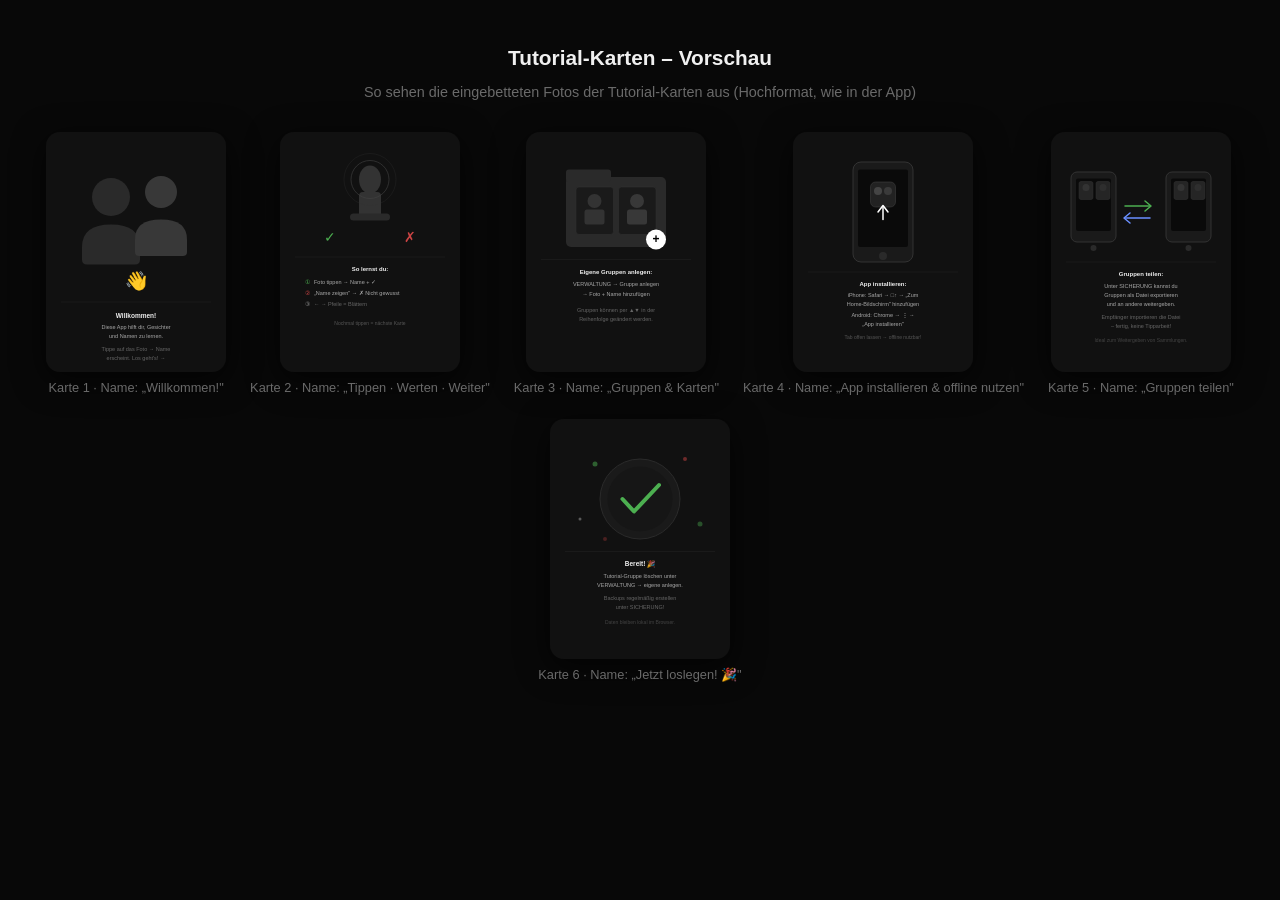
<file: tutorial-preview.html>
<!DOCTYPE html>
<html lang="de">
<head>
<meta charset="UTF-8">
<meta name="viewport" content="width=device-width, initial-scale=1.0">
<title>Tutorial-Karten Vorschau</title>
<style>
  body { background: #080808; color: #f0f0f0; font-family: -apple-system, sans-serif;
         padding: 2rem; margin: 0; }
  h1 { text-align: center; color: #f0f0f0; margin-bottom: 0.5rem; font-size: 1.3rem; }
  p  { text-align: center; color: #6a6a6a; margin-bottom: 2rem; font-size: 0.9rem; }
  .grid { display: flex; flex-wrap: wrap; gap: 1.5rem; justify-content: center; }
  .card { display: flex; flex-direction: column; align-items: center; gap: 0.5rem; }
  .card span { color: #6a6a6a; font-size: 0.8rem; }
  svg { border-radius: 14px; box-shadow: 0 8px 32px rgba(0,0,0,0.7); }
</style>
</head>
<body>
<h1>Tutorial-Karten – Vorschau</h1>
<p>So sehen die eingebetteten Fotos der Tutorial-Karten aus (Hochformat, wie in der App)</p>
<div class="grid">

  <!-- KARTE 1: Willkommen -->
  <div class="card">
    <svg viewBox="0 0 360 480" width="180" height="240" xmlns="http://www.w3.org/2000/svg">
      <rect width="360" height="480" fill="#111"/>
      <!-- Zwei Personen-Silhouetten -->
      <circle cx="130" cy="130" r="38" fill="#2a2a2a"/>
      <path d="M72 230 Q72 185 130 185 Q188 185 188 230 L188 255 Q188 265 178 265 L82 265 Q72 265 72 255 Z" fill="#2a2a2a"/>
      <circle cx="230" cy="120" r="32" fill="#383838"/>
      <path d="M178 215 Q178 175 230 175 Q282 175 282 215 L282 240 Q282 248 274 248 L186 248 Q178 248 178 240 Z" fill="#383838"/>
      <!-- Welle / Willkommen-Geste -->
      <text x="180" y="310" text-anchor="middle" font-size="36" fill="#555">👋</text>
      <!-- Trennlinie -->
      <line x1="30" y1="340" x2="330" y2="340" stroke="#222" stroke-width="1"/>
      <!-- Text -->
      <text x="180" y="372" text-anchor="middle" font-family="-apple-system,sans-serif" font-size="13" font-weight="700" fill="#f0f0f0">Willkommen!</text>
      <text x="180" y="394" text-anchor="middle" font-family="-apple-system,sans-serif" font-size="11" fill="#aaa">Diese App hilft dir, Gesichter</text>
      <text x="180" y="412" text-anchor="middle" font-family="-apple-system,sans-serif" font-size="11" fill="#aaa">und Namen zu lernen.</text>
      <text x="180" y="438" text-anchor="middle" font-family="-apple-system,sans-serif" font-size="11" fill="#666">Tippe auf das Foto → Name</text>
      <text x="180" y="456" text-anchor="middle" font-family="-apple-system,sans-serif" font-size="11" fill="#666">erscheint. Los geht's! →</text>
    </svg>
    <span>Karte 1 · Name: „Willkommen!"</span>
  </div>

  <!-- KARTE 2: So lernst du -->
  <div class="card">
    <svg viewBox="0 0 360 480" width="180" height="240" xmlns="http://www.w3.org/2000/svg">
      <rect width="360" height="480" fill="#111"/>
      <!-- Finger-Tipp Icon -->
      <g transform="translate(180,155)">
        <ellipse cx="0" cy="-60" rx="22" ry="28" fill="#333"/>
        <rect x="-22" y="-35" width="44" height="55" rx="8" fill="#333"/>
        <rect x="-40" y="8" width="80" height="14" rx="7" fill="#2a2a2a"/>
        <!-- Tipp-Wellen -->
        <circle cx="0" cy="-60" r="38" fill="none" stroke="#444" stroke-width="2" opacity="0.6"/>
        <circle cx="0" cy="-60" r="52" fill="none" stroke="#333" stroke-width="1.5" opacity="0.4"/>
      </g>
      <!-- ✓ und ✗ -->
      <text x="100" y="220" text-anchor="middle" font-size="28" fill="#4caf50">✓</text>
      <text x="260" y="220" text-anchor="middle" font-size="28" fill="#cc4444">✗</text>
      <!-- Trennlinie -->
      <line x1="30" y1="250" x2="330" y2="250" stroke="#222" stroke-width="1"/>
      <!-- Text -->
      <text x="180" y="278" text-anchor="middle" font-family="-apple-system,sans-serif" font-size="12" font-weight="700" fill="#f0f0f0">So lernst du:</text>
      <text x="50" y="304" font-family="-apple-system,sans-serif" font-size="11" fill="#4caf50">①</text>
      <text x="68" y="304" font-family="-apple-system,sans-serif" font-size="11" fill="#aaa">Foto tippen → Name + ✓</text>
      <text x="50" y="326" font-family="-apple-system,sans-serif" font-size="11" fill="#cc4444">②</text>
      <text x="68" y="326" font-family="-apple-system,sans-serif" font-size="11" fill="#aaa">„Name zeigen" → ✗ Nicht gewusst</text>
      <text x="50" y="348" font-family="-apple-system,sans-serif" font-size="11" fill="#888">③</text>
      <text x="68" y="348" font-family="-apple-system,sans-serif" font-size="11" fill="#666">← → Pfeile = Blättern</text>
      <text x="180" y="386" text-anchor="middle" font-family="-apple-system,sans-serif" font-size="10" fill="#555">Nochmal tippen = nächste Karte</text>
    </svg>
    <span>Karte 2 · Name: „Tippen · Werten · Weiter"</span>
  </div>

  <!-- KARTE 3: Gruppen & Karten -->
  <div class="card">
    <svg viewBox="0 0 360 480" width="180" height="240" xmlns="http://www.w3.org/2000/svg">
      <rect width="360" height="480" fill="#111"/>
      <!-- Ordner-Icon -->
      <rect x="80" y="90" width="200" height="140" rx="10" fill="#2a2a2a"/>
      <rect x="80" y="75" width="90" height="25" rx="6" fill="#2a2a2a"/>
      <!-- Karten im Ordner -->
      <rect x="100" y="110" width="75" height="95" rx="6" fill="#1a1a1a" stroke="#333" stroke-width="1"/>
      <rect x="185" y="110" width="75" height="95" rx="6" fill="#1a1a1a" stroke="#333" stroke-width="1"/>
      <!-- Person-Silhouetten auf Mini-Karten -->
      <circle cx="137" cy="138" r="14" fill="#333"/>
      <rect x="117" y="155" width="40" height="30" rx="5" fill="#333"/>
      <circle cx="222" cy="138" r="14" fill="#383838"/>
      <rect x="202" y="155" width="40" height="30" rx="5" fill="#383838"/>
      <!-- Plus-Button -->
      <circle cx="260" cy="215" r="20" fill="#fff"/>
      <text x="260" y="222" text-anchor="middle" font-size="24" fill="#000" font-weight="900">+</text>
      <!-- Trennlinie -->
      <line x1="30" y1="255" x2="330" y2="255" stroke="#222" stroke-width="1"/>
      <!-- Text -->
      <text x="180" y="283" text-anchor="middle" font-family="-apple-system,sans-serif" font-size="12" font-weight="700" fill="#f0f0f0">Eigene Gruppen anlegen:</text>
      <text x="180" y="308" text-anchor="middle" font-family="-apple-system,sans-serif" font-size="11" fill="#aaa">VERWALTUNG → Gruppe anlegen</text>
      <text x="180" y="328" text-anchor="middle" font-family="-apple-system,sans-serif" font-size="11" fill="#aaa">→ Foto + Name hinzufügen</text>
      <text x="180" y="360" text-anchor="middle" font-family="-apple-system,sans-serif" font-size="11" fill="#666">Gruppen können per ▲▼ in der</text>
      <text x="180" y="378" text-anchor="middle" font-family="-apple-system,sans-serif" font-size="11" fill="#666">Reihenfolge geändert werden.</text>
    </svg>
    <span>Karte 3 · Name: „Gruppen &amp; Karten"</span>
  </div>

  <!-- KARTE 4: App installieren -->
  <div class="card">
    <svg viewBox="0 0 360 480" width="180" height="240" xmlns="http://www.w3.org/2000/svg">
      <rect width="360" height="480" fill="#111"/>
      <!-- Smartphone -->
      <rect x="120" y="60" width="120" height="200" rx="16" fill="#1a1a1a" stroke="#333" stroke-width="2"/>
      <rect x="130" y="75" width="100" height="155" rx="4" fill="#0a0a0a"/>
      <circle cx="180" cy="248" r="8" fill="#2a2a2a"/>
      <!-- App-Icon auf Screen -->
      <rect x="155" y="100" width="50" height="50" rx="10" fill="#222" stroke="#444" stroke-width="1"/>
      <circle cx="170" cy="118" r="8" fill="#444"/>
      <circle cx="190" cy="118" r="8" fill="#3a3a3a"/>
      <!-- Share/Install Pfeil -->
      <g transform="translate(180, 165)">
        <line x1="0" y1="10" x2="0" y2="-15" stroke="#fff" stroke-width="3" stroke-linecap="round"/>
        <polyline points="-10,-5 0,-18 10,-5" fill="none" stroke="#fff" stroke-width="3" stroke-linecap="round" stroke-linejoin="round"/>
      </g>
      <!-- Trennlinie -->
      <line x1="30" y1="280" x2="330" y2="280" stroke="#222" stroke-width="1"/>
      <!-- Text -->
      <text x="180" y="308" text-anchor="middle" font-family="-apple-system,sans-serif" font-size="12" font-weight="700" fill="#f0f0f0">App installieren:</text>
      <text x="180" y="330" text-anchor="middle" font-family="-apple-system,sans-serif" font-size="11" fill="#aaa">iPhone: Safari → □↑ → „Zum</text>
      <text x="180" y="348" text-anchor="middle" font-family="-apple-system,sans-serif" font-size="11" fill="#aaa">Home-Bildschirm" hinzufügen</text>
      <text x="180" y="370" text-anchor="middle" font-family="-apple-system,sans-serif" font-size="11" fill="#aaa">Android: Chrome → ⋮ →</text>
      <text x="180" y="388" text-anchor="middle" font-family="-apple-system,sans-serif" font-size="11" fill="#aaa">„App installieren"</text>
      <text x="180" y="414" text-anchor="middle" font-family="-apple-system,sans-serif" font-size="10" fill="#555">Tab offen lassen → offline nutzbar!</text>
    </svg>
    <span>Karte 4 · Name: „App installieren &amp; offline nutzen"</span>
  </div>

  <!-- KARTE 5: Gruppen teilen -->
  <div class="card">
    <svg viewBox="0 0 360 480" width="180" height="240" xmlns="http://www.w3.org/2000/svg">
      <rect width="360" height="480" fill="#111"/>
      <!-- Linkes Gerät -->
      <rect x="40" y="80" width="90" height="140" rx="12" fill="#1a1a1a" stroke="#333" stroke-width="2"/>
      <rect x="50" y="93" width="70" height="105" rx="4" fill="#0a0a0a"/>
      <circle cx="85" cy="232" r="6" fill="#2a2a2a"/>
      <!-- Mini-Karten auf linkem Screen -->
      <rect x="56" y="99" width="28" height="36" rx="4" fill="#252525" stroke="#333" stroke-width="1"/>
      <circle cx="70" cy="111" r="7" fill="#333"/>
      <rect x="90" y="99" width="28" height="36" rx="4" fill="#252525" stroke="#333" stroke-width="1"/>
      <circle cx="104" cy="111" r="7" fill="#2e2e2e"/>
      <!-- Rechtes Gerät -->
      <rect x="230" y="80" width="90" height="140" rx="12" fill="#1a1a1a" stroke="#333" stroke-width="2"/>
      <rect x="240" y="93" width="70" height="105" rx="4" fill="#0a0a0a"/>
      <circle cx="275" cy="232" r="6" fill="#2a2a2a"/>
      <!-- Mini-Karten auf rechtem Screen -->
      <rect x="246" y="99" width="28" height="36" rx="4" fill="#252525" stroke="#333" stroke-width="1"/>
      <circle cx="260" cy="111" r="7" fill="#333"/>
      <rect x="280" y="99" width="28" height="36" rx="4" fill="#252525" stroke="#333" stroke-width="1"/>
      <circle cx="294" cy="111" r="7" fill="#2e2e2e"/>
      <!-- Pfeil rechts (Export) -->
      <line x1="148" y1="148" x2="198" y2="148" stroke="#4caf50" stroke-width="3" stroke-linecap="round"/>
      <polyline points="188,138 200,148 188,158" fill="none" stroke="#4caf50" stroke-width="3" stroke-linecap="round" stroke-linejoin="round"/>
      <!-- Pfeil links (Import) -->
      <line x1="148" y1="172" x2="198" y2="172" stroke="#6a8fff" stroke-width="3" stroke-linecap="round"/>
      <polyline points="158,162 146,172 158,182" fill="none" stroke="#6a8fff" stroke-width="3" stroke-linecap="round" stroke-linejoin="round"/>
      <!-- Trennlinie -->
      <line x1="30" y1="260" x2="330" y2="260" stroke="#222" stroke-width="1"/>
      <!-- Text -->
      <text x="180" y="288" text-anchor="middle" font-family="-apple-system,sans-serif" font-size="12" font-weight="700" fill="#f0f0f0">Gruppen teilen:</text>
      <text x="180" y="312" text-anchor="middle" font-family="-apple-system,sans-serif" font-size="11" fill="#aaa">Unter SICHERUNG kannst du</text>
      <text x="180" y="330" text-anchor="middle" font-family="-apple-system,sans-serif" font-size="11" fill="#aaa">Gruppen als Datei exportieren</text>
      <text x="180" y="348" text-anchor="middle" font-family="-apple-system,sans-serif" font-size="11" fill="#aaa">und an andere weitergeben.</text>
      <text x="180" y="374" text-anchor="middle" font-family="-apple-system,sans-serif" font-size="11" fill="#666">Empfänger importieren die Datei</text>
      <text x="180" y="392" text-anchor="middle" font-family="-apple-system,sans-serif" font-size="11" fill="#666">– fertig, keine Tipparbeit!</text>
      <text x="180" y="420" text-anchor="middle" font-family="-apple-system,sans-serif" font-size="10" fill="#444">Ideal zum Weitergeben von Sammlungen.</text>
    </svg>
    <span>Karte 5 · Name: „Gruppen teilen"</span>
  </div>

  <!-- KARTE 6: Loslegen -->
  <div class="card">
    <svg viewBox="0 0 360 480" width="180" height="240" xmlns="http://www.w3.org/2000/svg">
      <rect width="360" height="480" fill="#111"/>
      <!-- Checkmark-Kreis -->
      <circle cx="180" cy="160" r="80" fill="#1a1a1a" stroke="#2a2a2a" stroke-width="2"/>
      <circle cx="180" cy="160" r="65" fill="#161616"/>
      <polyline points="145,160 168,185 218,132" fill="none" stroke="#4caf50" stroke-width="8" stroke-linecap="round" stroke-linejoin="round"/>
      <!-- Konfetti-Punkte -->
      <circle cx="90" cy="90" r="5" fill="#4caf50" opacity="0.5"/>
      <circle cx="270" cy="80" r="4" fill="#cc4444" opacity="0.5"/>
      <circle cx="60" cy="200" r="3" fill="#fff" opacity="0.3"/>
      <circle cx="300" cy="210" r="5" fill="#4caf50" opacity="0.4"/>
      <circle cx="110" cy="240" r="4" fill="#cc4444" opacity="0.3"/>
      <!-- Trennlinie -->
      <line x1="30" y1="265" x2="330" y2="265" stroke="#222" stroke-width="1"/>
      <!-- Text -->
      <text x="180" y="293" text-anchor="middle" font-family="-apple-system,sans-serif" font-size="13" font-weight="700" fill="#f0f0f0">Bereit! 🎉</text>
      <text x="180" y="318" text-anchor="middle" font-family="-apple-system,sans-serif" font-size="11" fill="#aaa">Tutorial-Gruppe löschen unter</text>
      <text x="180" y="336" text-anchor="middle" font-family="-apple-system,sans-serif" font-size="11" fill="#aaa">VERWALTUNG → eigene anlegen.</text>
      <text x="180" y="362" text-anchor="middle" font-family="-apple-system,sans-serif" font-size="11" fill="#666">Backups regelmäßig erstellen</text>
      <text x="180" y="380" text-anchor="middle" font-family="-apple-system,sans-serif" font-size="11" fill="#666">unter SICHERUNG!</text>
      <text x="180" y="410" text-anchor="middle" font-family="-apple-system,sans-serif" font-size="10" fill="#444">Daten bleiben lokal im Browser.</text>
    </svg>
    <span>Karte 6 · Name: „Jetzt loslegen! 🎉"</span>
  </div>

</div>
</body>
</html>
</file>
